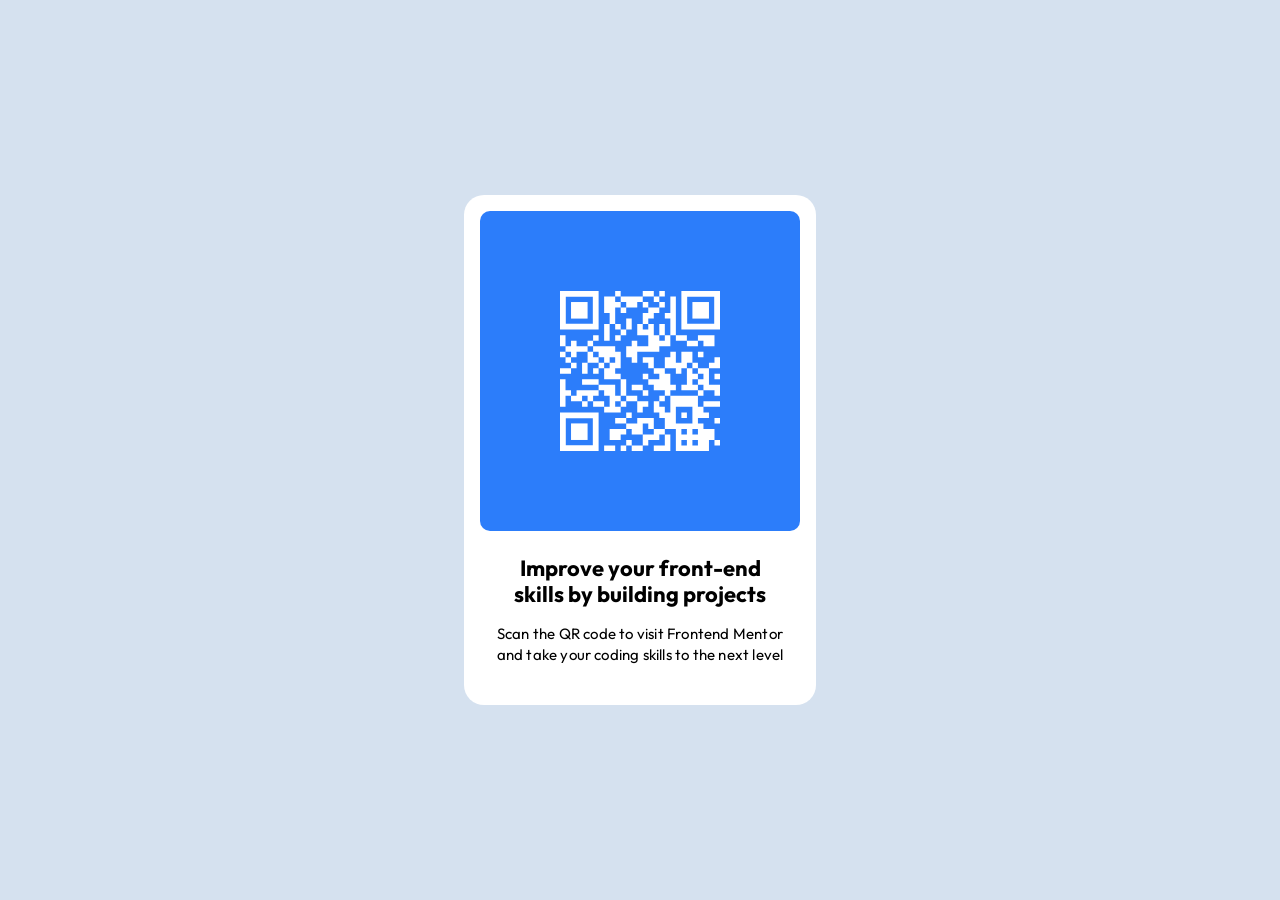
<file: index.html>
<!DOCTYPE html>
<html lang="en">
<head>
  <meta charset="UTF-8">
  <meta name="viewport" content="width=device-width, initial-scale=1.0">
  <title>Qrcode site</title>
  <link rel="stylesheet" href="style.css">

  <link rel="shortcut icon" href="assets/QR.svg" type="image/x-icon">

  <link rel="preconnect" href="https://fonts.googleapis.com">
  <link rel="preconnect" href="https://fonts.gstatic.com" crossorigin>
  <link href="https://fonts.googleapis.com/css2?family=Outfit:wght@100..900&display=swap" rel="stylesheet">

</head>
<body>
  <div class="container">
    <div class="container__bgqr">
      <img src="assets/QR.svg" alt="QR code" class = "container__bg--img">

    </div>
    <p class="title">Improve your front-end skills by building projects</p>
    <p class="text">Scan the QR code to visit Frontend Mentor and take your coding skills to the next level</p>
  </div>
</body>
</html>
</file>
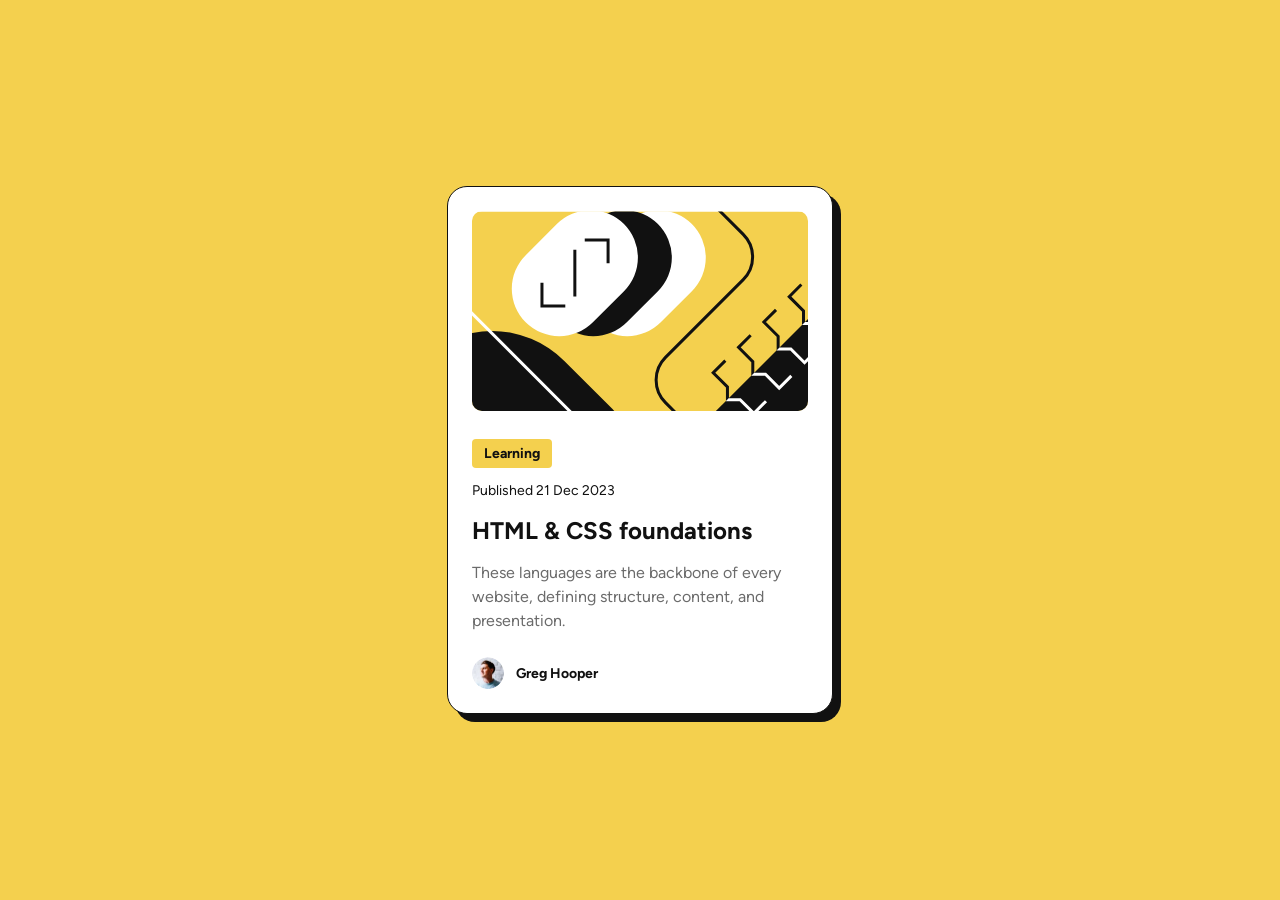
<file: 2/index.html>
<!DOCTYPE html>
<html lang="en">
<head>
    <meta charset="UTF-8">
    <meta name="viewport" content="width=device-width, initial-scale=1.0">
    <title>Blog preview card</title>
    <link rel="stylesheet" href="style.css">
    <link rel="icon" type="image/svg+xml" href="assets/images/favicon-32x32.png">
</head>
<body>
    <div class="card">
        <img src="assets/images/illustration-article.svg" alt="illustration-article" class="illustration-article">
        <div class="content">
            <div class="category"><span class="category__text">Learning</span></div>
            <span class="date">Published 21 Dec 2023</span>
            <p class="title">HTML & CSS foundations</p>
            <p class="text">These languages are the backbone of every website, defining structure, content, and presentation.</p>
        </div>
        <div class="author">
            <img src="assets/images/image-avatar.webp" alt="avatar-michelle" class="avatar">
            <span class="name-author">Greg Hooper</span>
        </div>
    </div>
</body>
</html>
</file>
<file: style.css>
:root {
    --slate300: #D5E1EF;
    --slate900: #1F314F;
    --slate500: #68778D;

    --font-family: 'Outfit', sans-serif;
    --font-title-text: 22px;
    --font-title-LineHeight: 120%;
    --font-title-letterSpacing: 0px;

    --font-text: 15px;
    --font-LineHeight: 140%;
    --font-letterSpacing: 0.2px;
}

.container__bg--img {
    width: 160px;
    height: 160px;
}

body {
    background-color: var(--slate300);
    display: flex;
    justify-content: center;
    align-items: center;
    min-height: 100vh;   
    margin: 0;
}

.container {
    background-color: white;
    width: 320px;
    height: auto;
    padding: 16px 16px 40px 16px;
    border-radius: 20px;

}

.container__bgqr {
    background-color: #2C7DFA; 
    border-radius: 10px;
    width: 100%;
    aspect-ratio: 1/1;
    margin: auto;
    display: flex;
    justify-content: center;
    align-items: center;
    overflow: hidden;
}

p.title {
    font-family: var(--font-family);
    font-size: var(--font-title-text);
    line-height: var(--font-title-LineHeight);
    letter-spacing: var(--font-title-letterSpacing);
    font-weight: 700;
    text-align: center;
    margin: 0 auto;
    padding: 24px 16px 0 16px;
}

p.text {
    font-family: var(--font-family);
    font-size: var(--font-text);
    line-height: var(--font-LineHeight);
    letter-spacing: var(--font-letterSpacing);
    font-weight: 400;
    text-align: center;
    margin: 0 auto;
    padding: 16px 16px 0 16px;
}
</file>
<file: 2/style.css>
@font-face {
    font-family: 'Figtree';
    src: url('assets/fonts/Figtree-VariableFont_wght.ttf') format('truetype-variations');
    font-weight: 100 900; 
    font-style: normal;
}

:root{
    --yellow: #F4D04E;
    --gray-950: #111111;
    --gray-500: #6B6B6B;
}
body{
    margin: 0;
    padding: 0;
    background-color: var(--yellow);
    display: flex;
    justify-content: center;
    align-items: center;
    min-height: 100vh;   
}

p, span{
    font-family: 'Figtree', sans-serif;
    font-weight: 400;
    color: var(--gray-950);
    line-height: 150%; 
    margin: 0;
}

.card{
    width: 100%;
    max-width: 336px;
    background-color: white;
    border-radius: 20px;
    padding: 24px;
    border: 1px solid var(--gray-950);
    box-shadow: 8px 8px 0 0 var(--gray-950);
}

.content{
    display: flex;
    flex-direction: column;
    gap: 12px;
    margin-bottom: 24px;
}

.category__text{
    font-size: 14px;
    font-weight: 700;

    display: inline-block;
    padding: 4px 12px;
    border-radius: 4px;
    background-color: var(--yellow);
}

img.illustration-article{
    width: 100%;
    height: 200px;
    border-radius: 10px;
    object-fit: cover;
    margin-bottom: 24px;

}

.date{
    font-size: 14px;
    font-weight: 400;
}

.title{
    font-size: 24px;
    font-weight: 700;
}

.text{
    font-size: 16px;
    font-weight: 400;
    color: var(--gray-500);
}

.author{
    display: flex;
    align-items: center;
    gap: 12px;
}

img.avatar{
    width: 32px;
    height: 32px;
    border-radius: 100%;
    object-fit: cover;
}

.name-author{
    font-weight: 700;
    font-size: 14px;
    color: var(--gray-950);
}
</file>
